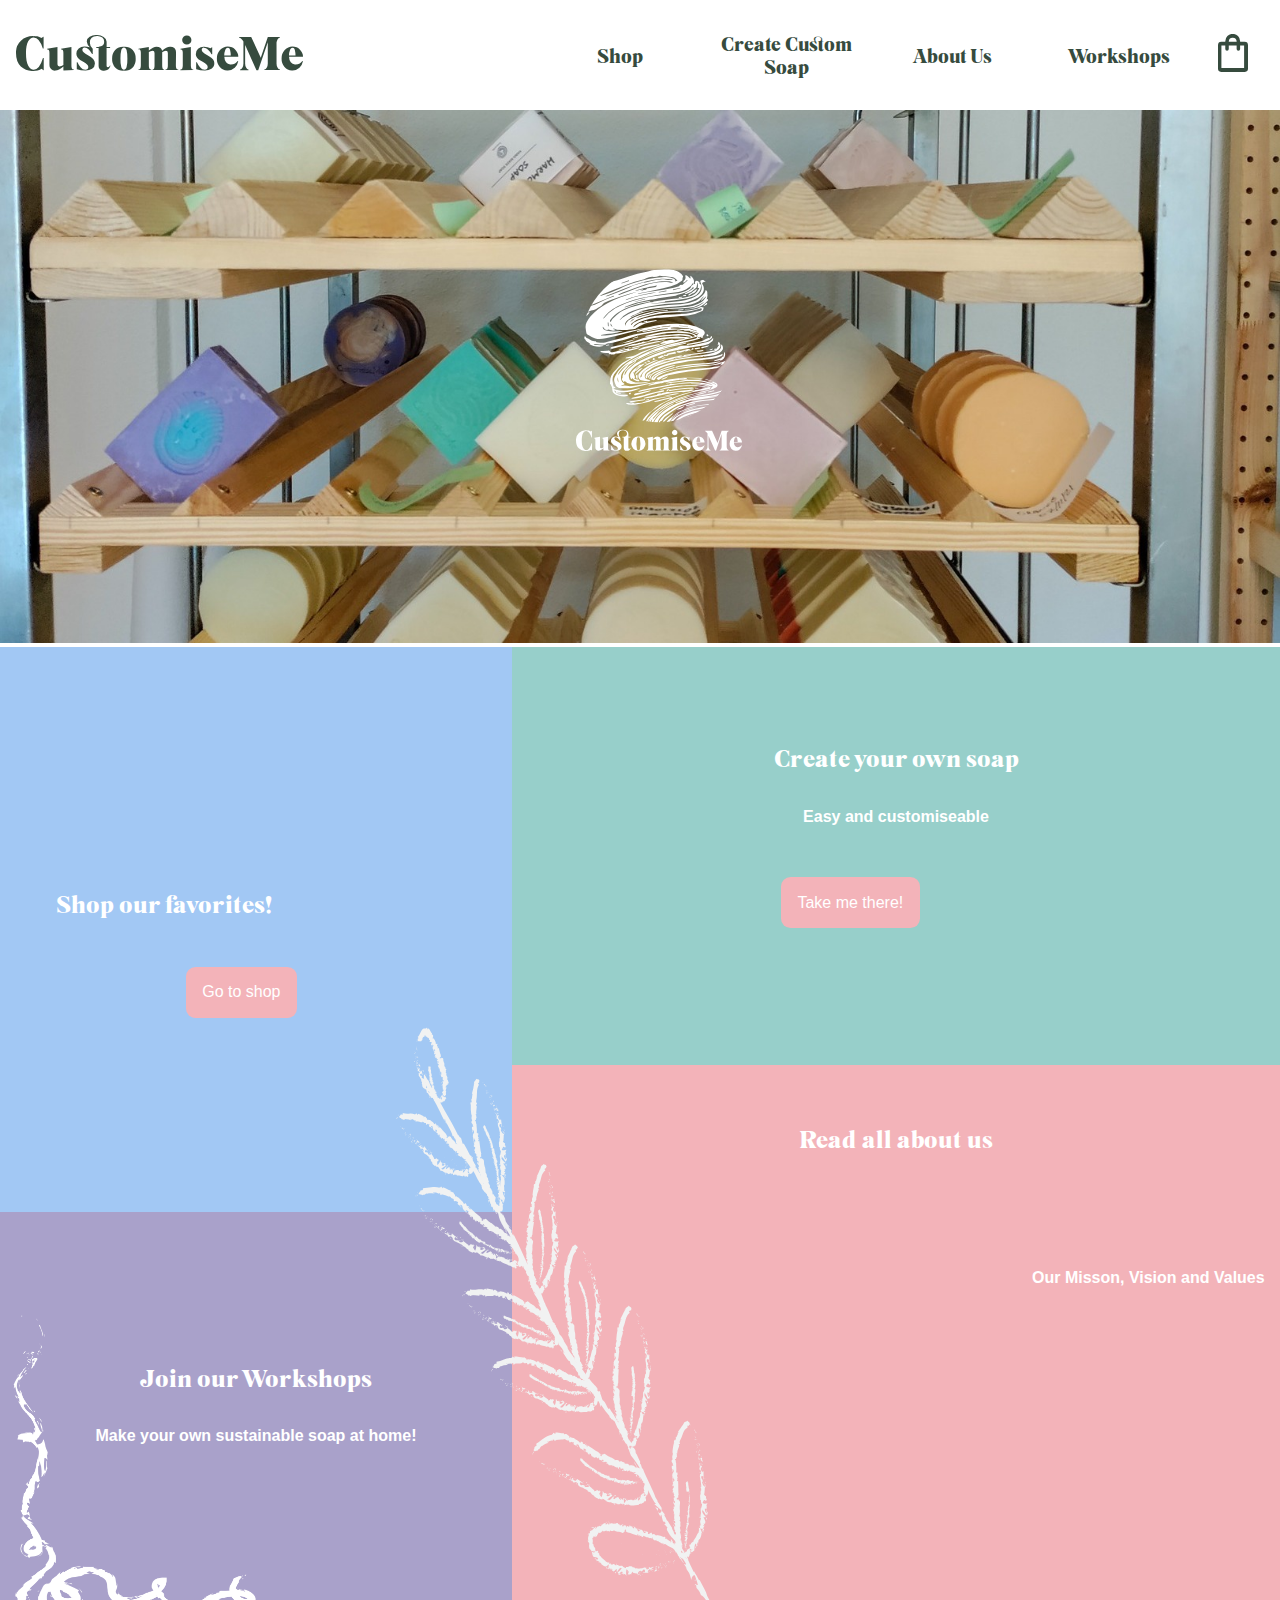
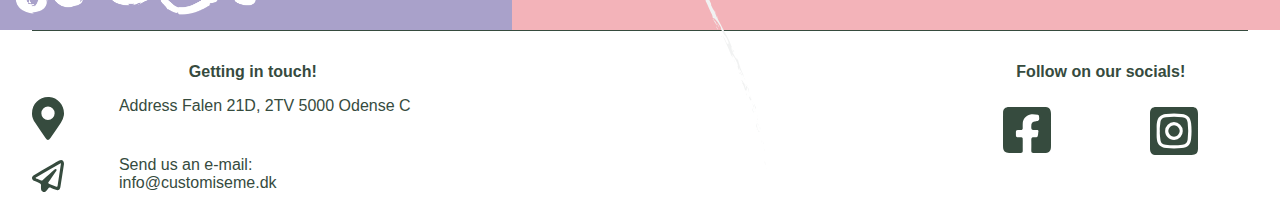
<file: index.html>
<!DOCTYPE html>
<html lang="en">
  <head>
    <meta charset="UTF-8" />
    <meta http-equiv="X-UA-Compatible" content="IE=edge" />
    <meta name="viewport" content="width=device-width, initial-scale=1.0" />
    <link rel="stylesheet" href="css/style.css" />
    <title>CustomiseMe</title>
  </head>
  <body>
    <!--top navigation-->
    <header>
      <div class="topNav">
        <a class="logo" href="index.html">
          <img src="assets/logotype.svg" alt="logotype" />
        </a>
        <!--Inserting the menu icon-->
        <img class="menu" src="assets/menu-icon.svg" alt="menu-icon" />
      </div>
      <!--hidden navigation-->
      <nav>
        <ul>
          <li><a href="shop.html?Category=all">Shop</a></li>
          <li><a href="customise.html">Create Custom Soap</a></li>
          <li><a href="#">About Us</a></li>
          <li><a href="#">Workshops</a></li>
          <li class="cart">
            <a href="#"><img src="assets/cart-icon.svg" alt="cartIcon" /></a>
          </li>
        </ul>
      </nav>
    </header>

    <main id="index_main">
      <div class="logo_box">
        <img src="indeximages/shelf-pic.png" alt="shelf" class="shelf" />
        <img
          src="indeximages/Logo-negative.svg"
          alt="logo-negative"
          class="logo-negative"
        />
      </div>

      <section>
        <div class="create_box">
          <a class="createLinkPhone" href="customise.html"
            ><h2 class="create-text">Create your own soap</h2></a
          >
          <h3 class="HideThis">Easy and customiseable</h3>
          <img src="indeximages/leaf-small.svg" alt="leaf" class="leaf-1" />

          <a
            class="positionCreateButton HideThis indexButton"
            href="customise.html"
            >Take me there!</a
          >
        </div>
        <div class="shop_box">
          <img src="indeximages/leaf-backwards.svg" alt="leaf" class="leaf-2" />
          <a class="shopLinkPhone" href="shop.html?Category=all"
            ><h2 class="right-align-text">Shop our favorites!</h2></a
          >
          <a
            class="HideInMobileVersion positionShopButton indexButton"
            href="shop.html?Category=all"
            >Go to shop</a
          >
        </div>
        <div class="read_box">
          <h2 class="read-all">Read all about us</h2>
          <h3 class="HideThis mission-vision">Our Misson, Vision and Values</h3>
          <img src="indeximages/leaf-small.svg" alt="leaf" class="leaf-1" />
        </div>
        <div class="workshop_box">
          <img src="indeximages/leaf-backwards.svg" alt="leaf" class="leaf-2" />
          <h2 class="right-align-text2">Join our Workshops</h2>
          <h3 class="HideThis">Make your own sustainable soap at home!</h3>
          <img
            src="indeximages/bottom-twirl.png"
            alt="bottom-twirl"
            class="bottom-twirl HideThisInMobile"
          />
          <img
            src="indeximages/plant.svg"
            alt="plant"
            class="plant HideThisInMobile"
          />
        </div>
      </section>
    </main>

    <footer>
      <nav>
        <div class="info">
          <h4>Getting in touch!</h4>
          <div>
            <img src="assets/adress-icon.svg" alt="adressIcon" />

            <p>Address Falen 21D, 2TV 5000 Odense C</p>
          </div>
          <div>
            <img src="assets/email-icon.svg" alt="emailIcon" />
            <p>Send us an e-mail:</p>
            <p>info@customiseme.dk</p>
          </div>
        </div>
        <div class="social">
          <h4>Follow on our socials!</h4>
          <img src="assets/fb-icon.svg" alt="FBicon" />
          <img src="assets/insta-icon.svg" alt="InstagramIcon" />
        </div>
      </nav>
    </footer>
    <script src="js/burger.js"></script>
  </body>
</html>
</file>
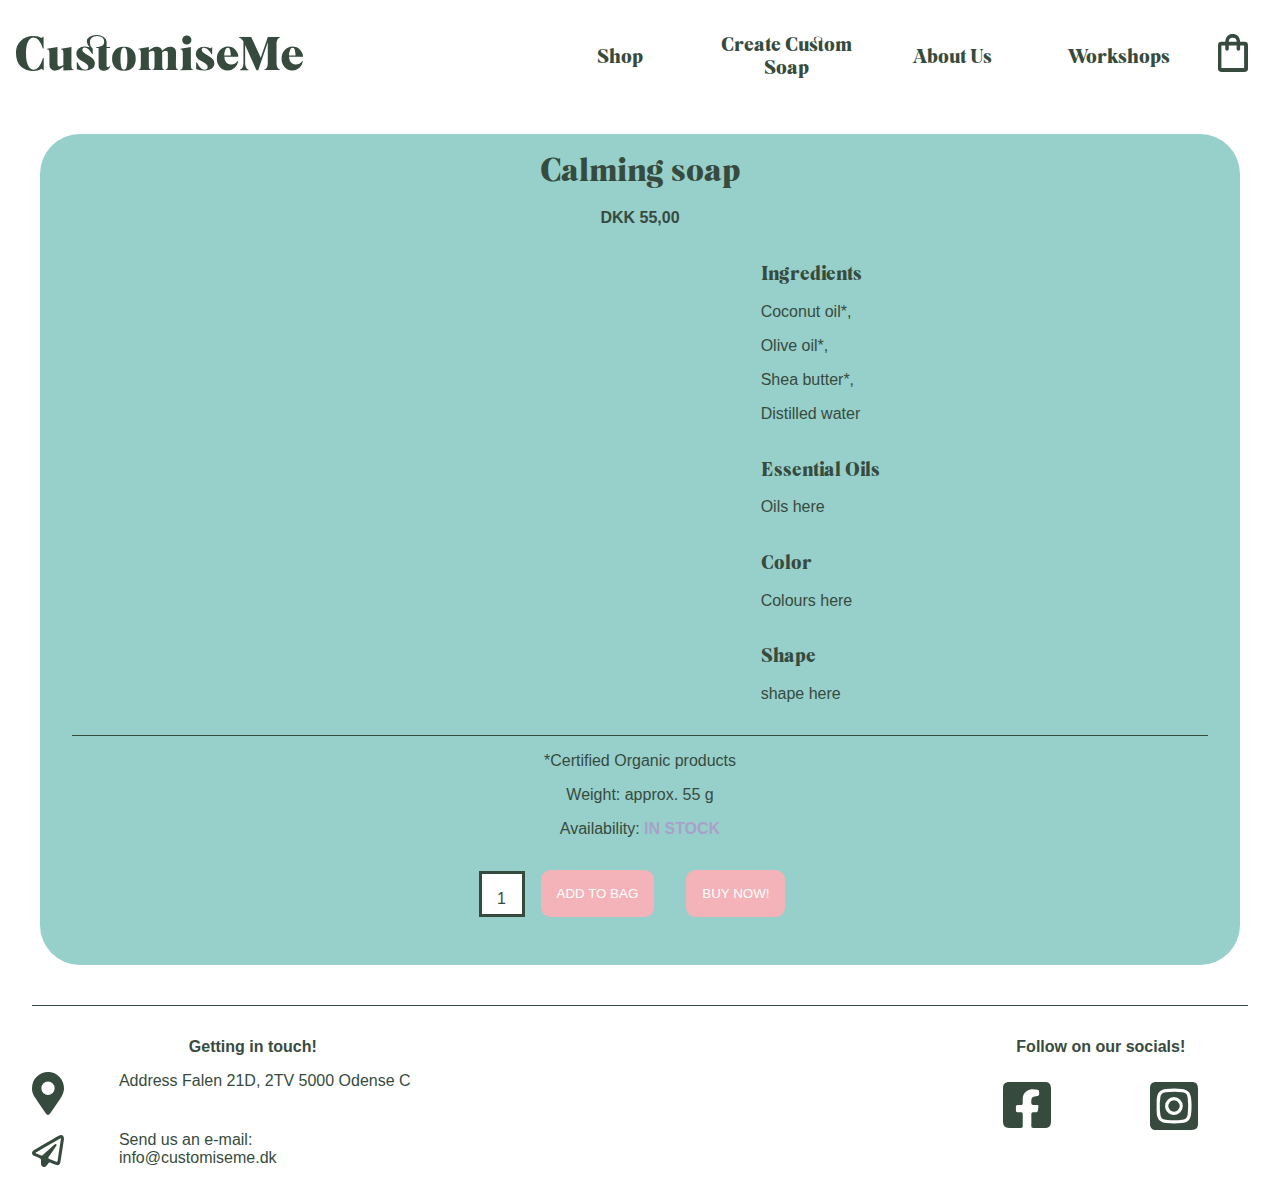
<file: product.html>
<!DOCTYPE html>
<html lang="en">
  <head>
    <meta charset="UTF-8" />
    <meta http-equiv="X-UA-Compatible" content="IE=edge" />
    <meta name="viewport" content="width=device-width, initial-scale=1.0" />
    <link rel="stylesheet" href="css/style.css" />
    <title>Product</title>
  </head>
  <body>
    <body id="product_body">
      <header>
        <div class="topNav">
          <a class="logo" href="index.html">
            <img src="assets/logotype.svg" alt="logotype" />
          </a>
          <!--Inserting the menu icon-->
          <img class="menu" src="assets/menu-icon.svg" alt="menu-icon" />
        </div>
        <!--hidden navigation-->
        <nav>
          <ul>
            <li><a href="shop.html?Category=all">Shop</a></li>
            <li><a href="customise.html">Create Custom Soap</a></li>
            <li><a href="#">About Us</a></li>
            <li><a href="#">Workshops</a></li>
            <li class="cart">
              <a href="#"><img src="assets/cart-icon.svg" alt="cartIcon" /></a>
            </li>
          </ul>
        </nav>
      </header>
      <main id="product_main">
        <div>
          <h1 class="singleProduct_name">Calming soap</h1>
          <p class="singleProduct_price">DKK 55,00</p>
          <section id="all_product_info">
          <div id="product_image">
            <img class="single_img" />
          </div>

          
          <section id="product_info">
            <div>
              <h3>Ingredients</h3>
              <p>Coconut oil*,</p>
              <p>Olive oil*,</p>
              <p>Shea butter*,</p>
              <p>Distilled water</p>
            </div>

            <div>
              <h3>Essential Oils</h3>
              <p class="singleProduct_oils">Oils here</p>
            </div>

            <div>
              <h3>Color</h3>
              <p class="singleProduct_colour">Colours here</p>
            </div>

            <div>
              <h3>Shape</h3>
              <p class="singleProduct_shape">shape here</p>
            </div>
          </section>
        </section>

          <section id="more_info">
            <p>*Certified Organic products</p>

            <p>
              Weight: approx.
              <span class="singleProduct_weight">55</span> g
            </p>
          </section>
          <div id="availability">
            <p>
              Availability:
              <span class="singleProduct_availability"
                ><b>IN STOCK</b></span
              >
            </p>
          </div>

          <section id="add_to_bag">
            <div id="amount">
              <p>1</p>
            </div>
            <button>ADD TO BAG</button>
            <button>BUY NOW!</button>
          </section>
        
      </main>

      <footer>
        <nav>
          <div class="info">
            <h4>Getting in touch!</h4>
            <div>
              <img src="assets/adress-icon.svg" alt="adressIcon" />

              <p>Address Falen 21D, 2TV 5000 Odense C</p>
            </div>
            <div>
              <img src="assets/email-icon.svg" alt="emailIcon" />
              <p>Send us an e-mail:</p>
              <p>info@customiseme.dk</p>
            </div>
          </div>
          <div class="social">
            <h4>Follow on our socials!</h4>
            <img src="assets/fb-icon.svg" alt="FBicon" />
            <img src="assets/insta-icon.svg" alt="InstagramIcon" />
          </div>
        </nav>
      </footer>
      <script src="js/main.js"></script>
      <script src="js/burger.js"></script>
    </body>
  </body>
</html>
</file>
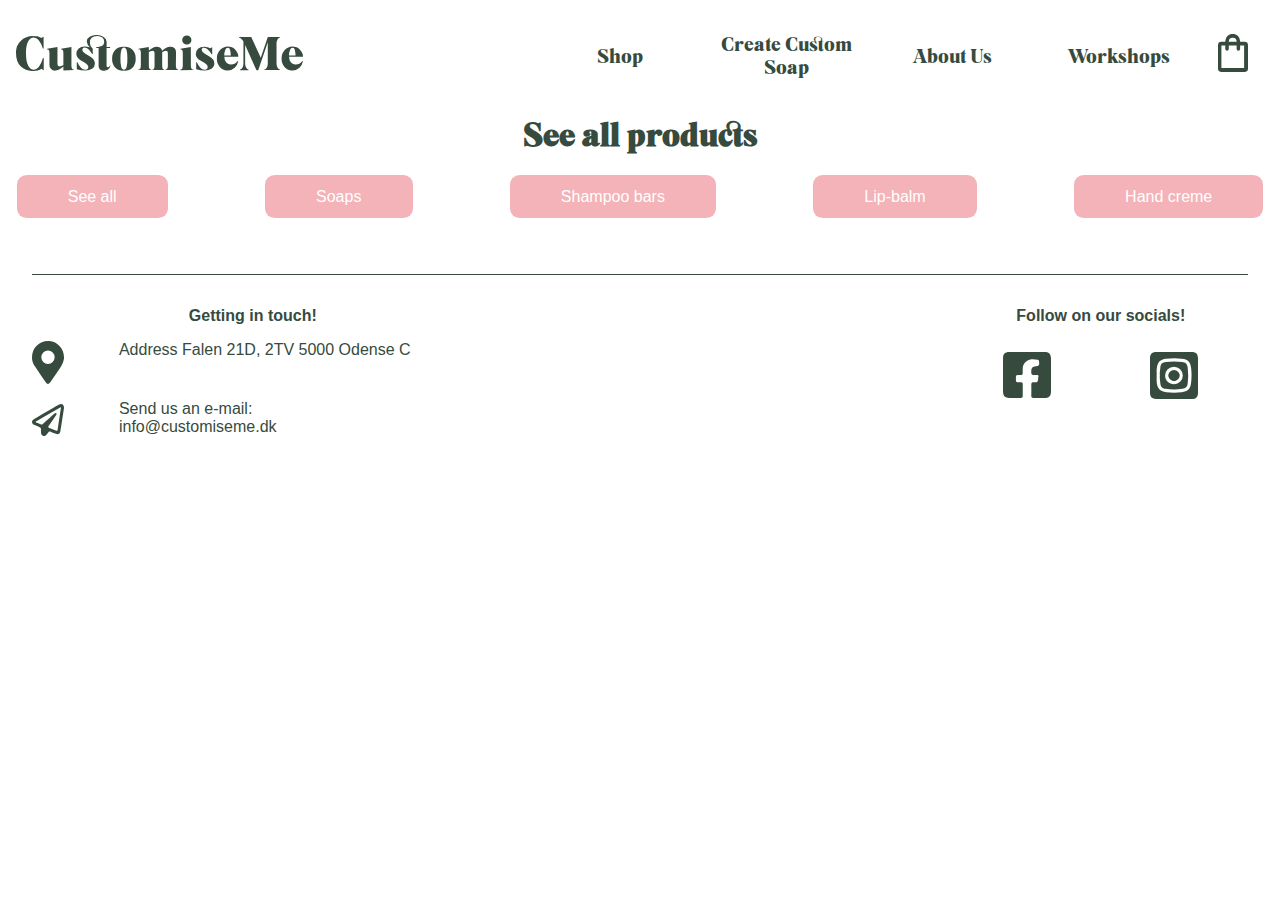
<file: shop.html>
<!DOCTYPE html>
<html lang="en">
  <head>
    <meta charset="UTF-8" />
    <meta http-equiv="X-UA-Compatible" content="IE=edge" />
    <meta name="viewport" content="width=device-width, initial-scale=1.0" />
    <link rel="stylesheet" href="css/style.css" />
    <title>Shop</title>
  </head>
  <body>
    <!--top navigation-->
    <header>
      <div class="topNav">
        <a class="logo" href="index.html">
          <img src="assets/logotype.svg" alt="logotype" />
        </a>
        <!--Inserting the menu icon-->
        <img class="menu" src="assets/menu-icon.svg" alt="menu-icon" />
      </div>
      <!--hidden navigation-->
      <nav>
        <ul>
          <li><a href="shop.html?Category=all">Shop</a></li>
          <li><a href="customise.html">Create Custom Soap</a></li>
          <li><a href="#">About Us</a></li>
          <li><a href="#">Workshops</a></li>
          <li class="cart">
            <a href="#"><img src="assets/cart-icon.svg" alt="cartIcon" /></a>
          </li>
        </ul>
      </nav>
    </header>

    <main id="shop_main">
      <h1 class="ShopPlace">See all products</h1>
      <section>
        <nav class="categories">
          <a href="shop.html?Category=all">See all</a>
          <a href="shop.html?Category=Base_product">Soaps</a>
          <a href="shop.html?Category=Shampoo">Shampoo bars</a>
          <a href="shop.html?Category=Lip_balm">Lip-balm</a>
          <a href="shop.html?Category=Hand_creme">Hand creme</a>
        </nav>
      </section>
      <section class="dynamic_content">
        <template id="shop_template">
          <div class="overall_shopItem">
            <a href="product.html">
              <div class="inner_shopItem">
                <img class="shop_img" />
                <h3 class="shop_name">Name</h3>
                <h4 class="shop_price">Price</h4>
              </div>
            </a>
            <button>Add to bag</button>
          </div>
        </template>
      </section>
    </main>

    <footer>
      <nav>
        <div class="info">
          <h4>Getting in touch!</h4>
          <div>
            <img src="assets/adress-icon.svg" alt="adressIcon" />

            <p>Address Falen 21D, 2TV 5000 Odense C</p>
          </div>
          <div>
            <img src="assets/email-icon.svg" alt="emailIcon" />
            <p>Send us an e-mail:</p>
            <p>info@customiseme.dk</p>
          </div>
        </div>
        <div class="social">
          <h4>Follow on our socials!</h4>
          <img src="assets/fb-icon.svg" alt="FBicon" />
          <img src="assets/insta-icon.svg" alt="InstagramIcon" />
        </div>
      </nav>
    </footer>
    <script src="js/shop.js"></script>
    <script src="js/burger.js"></script>
  </body>
</html>
</file>
<file: css/style.css>
/*Fonts*/
@font-face {
  src: url(../fonts/Mogan-Regular.ttf);
  font-family: Mogan;
}
@import url("https://use.typekit.net/fau2fiu.css");

/*Variables*/
:root {
  --bg-color: #ffff;
  --link-color: #f3b3b9;
  --link-hover-color: #a9a1ca;
  --color-4: #97cfca;
  --color-5: #a2c8f4;

  --primary-font: Mogan, serif;
  --secondary-font: "Agenda", sans-serif;
  --main-text-color: #364b3e;

  --white-space: 1rem;

  --shadow: 0 0 1rem #a7a7a7;
}

/*Shop*/
body {
  margin: 0;
}

#shop_main h3,
#shop_main h4 {
  margin: 0;
  padding-bottom: 5%;
}
#shop_main {
  background-color: var(--bg-color);
  color: white;
  font-family: var(--secondary-font);
}
.categories a {
  border: none;
  border-radius: 0.6rem;
  background-color: var(--link-color);
  padding: 3% 4%;
  max-width: 100%;
  font-family: var(--secondary-font);
  color: var(--bg-color);
  font-style: normal;
  text-decoration: none;
  margin-bottom: 0.5rem;
}
.categories a:hover,
.indexButton:hover {
  background-color: var(--link-hover-color);
}
.indexButton {
  text-decoration: none;
}
.inner_shopItem {
  border-radius: 1.5rem;
  background-color: var(--color-4);
}
.inner_shopItem:hover {
  box-shadow: var(--shadow);
}
.overall_shopItem {
  text-align: center;
}
.overall_shopItem button {
  border: none;
  border-radius: 0.6rem;
  background-color: var(--link-color);
  max-width: 100%;
  font-family: var(--secondary-font);
  color: var(--bg-color);
  font-style: normal;
  margin-top: 5%;
  margin-bottom: 5%;
  cursor: pointer;
}
.overall_shopItem button:hover {
  background-color: var(--link-hover-color);
}
.shop_img {
  max-width: 90%;
  border-radius: 2.5rem;
  padding: 5%;
}
.dynamic_content a {
  text-decoration: none;
  color: var(--bg-color);
}
#shop_main h1 {
  color: var(--main-text-color);
  text-align: center;
  font-family: var(--primary-font);
}

/*header*/
header {
  margin: var(--white-space);
  display: flex;
  flex-direction: column;
  gap: var(--white-space);
  align-items: center;
  font-family: var(--primary-font);
}
.topNav {
  width: 100%;
  display: grid;
  grid-template-columns: repeat(3, auto);
  align-items: center;

  overflow: hidden;
  position: relative;
}
header nav {
  width: 100%;
  display: none;
}
header ul {
  display: grid;
  grid-template-rows: repeat(5, auto);
  justify-items: center;
  list-style-type: none;
  margin: 0;
  padding: 0;
}
.logo {
  width: 170%;
  height: auto;
  grid-column: 2/3;
  justify-self: center;
}
.logo img {
  max-width: 100%;
}
.menu {
  max-width: 20%;
  justify-self: end;
}
header a {
  color: var(--main-text-color);
  text-decoration: none;
  font-size: 1.2rem;
}
header li {
  width: 100%;
  text-align: center;
  padding: var(--white-space);
}
header li:hover {
  /*background-color: rgb(240, 240, 240);*/
  border: solid var(--main-text-color) 0.1rem;
  transition: all ease 0.5s;
}
.cart {
  width: 2rem;
}
.cart a {
  width: 100%;
  height: auto;
}

/*footer*/
footer {
  font-family: var(--secondary-font);
  color: var(--main-text-color);
  margin: 0 calc(var(--white-space) * 2);
  padding: calc(var(--white-space) * 2) 0;
  border-top: solid var(--main-text-color) 0.1rem;
}
footer nav {
  display: grid;
  gap: calc(var(--white-space) * 3);
  justify-content: center;
}
footer h4 {
  font-size: 1rem;
  margin: 0%;
}
footer p {
  padding: 0;
  margin: 0%;
}
.info h4 {
  text-align: center;
}
.info div {
  display: grid;
  grid-template-columns: 1fr 5fr;
  grid-template-rows: repeat(2, auto);
  column-gap: var(--white-space);
  align-items: end;
  padding-top: var(--white-space);
}
.info p {
  grid-column: 2/3;
}
.info img {
  grid-row: 1/3;
  max-width: 2rem;
}
.social {
  display: grid;
  grid-template-columns: repeat(2, 1fr);
  grid-template-rows: 1fr 3fr;
  row-gap: var(--white-space);
  justify-items: center;
}
.social h4 {
  grid-column: 1/3;
  margin: 0;
}
.social img {
  max-width: 3rem;
}

/* PRODUCT PAGE */
#product_body {
  margin: 0;
  padding: 0;
}

#product_main {
  background-color: var(--color-4);
}

#product_main h3 {
  font-family: var(--primary-font);
  font-weight: 500;
  color: var(--main-text-color);
}

#product_main p {
  font-family: var(--secondary-font);
  color: var(--main-text-color);
}

.singleProduct_name {
  text-align: center;
  font-family: var(--primary-font);
  font-style: normal;
  font-weight: 500;
  color: var(--main-text-color);
  padding-top: 1rem;
}

.singleProduct_price {
  text-align: center;
  font-family: var(--secondary-font);
  font-weight: bold;
  color: var(--main-text-color);
}

.single_img {
  border-radius: 2.5rem;
  max-height: 90%;
}

#product_image {
  display: flex;
  justify-content: center;
}

#product_info {
  display: grid;
  grid-template-columns: 1fr 1fr;
  justify-items: center;
  border-bottom: #364b3e 0.1rem solid;
  color: var(--main-text-color);
  padding-bottom: 1rem;
}

#more_info {
  text-align: center;
  font-family: var(--secondary-font);
  color: var(--main-text-color);
}

#availability {
  text-align: center;
  color: var(--main-text-color);
  font-family: var(--secondary-font);
}

b {
  color: var(--link-hover-color);
  font-family: var(--secondary-font);
}

#amount {
  border: #364b3e solid 0.2rem;
  background-color: var(--bg-color);
  width: 40px;
  height: 40px;
}

#amount p {
  font-family: var(--secondary-font);
  color: var(--main-text-color);
  display: flex;
  justify-content: center;
}

#add_to_bag {
  display: flex;
  justify-content: center;
  align-items: center;
}

#product_main button {
  border: none;
  border-radius: 0.6rem;
  padding: 1rem;
  background-color: var(--link-color);
  max-width: 100%;
  font-family: var(--secondary-font);
  font-style: normal;
  color: var(--bg-color);
  margin: 1rem;
}

#product_main button:hover {
  background-color: var(--link-hover-color);
}

#buynow {
  display: flex;
  justify-content: center;
}
.shopLinkPhone {
  text-decoration: none;
  text-align: center;
  width: 50%;
  align-self: center;
}
.createLinkPhone {
  text-decoration: none;
  text-align: center;
  align-self: center;
  width: 50%;
}

@supports (display: grid) {
  .shelf {
    max-width: 100%;
    position: relative;
    z-index: 1;
  }

  #index_main body {
    margin: 0%;
  }

  .logo-negative {
    width: 26%;
    z-index: 2;
    position: absolute;
    top: 20%;
    left: 38%;
  }

  .logo_box {
    position: relative;
    width: 100%;
    margin: none;
  }

  .shop_box {
    margin: 0%;
    background-color: #a2c8f4;
    display: flex;
    justify-content: space-between;
  }

  .create_box {
    margin: 0%;
    background-color: #97cfca;
    display: flex;
    justify-content: space-between;
  }

  .read_box {
    margin: 0%;
    background-color: #f3b3b9;
    display: flex;
    justify-content: space-between;
  }

  .workshop_box {
    margin: 0%;
    background-color: #a9a1ca;
    display: flex;
    justify-content: space-between;
  }

  .right-align-text {
    margin-left: 22%;
  }
  .right-align-text2 {
    margin-left: 40%;
  }

  #index_main h2 {
    font-family: var(--primary-font);
    font-weight: 500;
    color: white;
    margin-right: 3%;
    margin-left: 3%;
    align-self: center;
  }

  .HideThisInMobile {
    visibility: hidden;
    width: 1%;
  }

  .HideThis {
    visibility: hidden;
    font-size: 1%;
  }

  .leaf-1 {
    width: 33%;
    align-content: flex-end;
  }

  .leaf-2 {
    width: 33%;
    align-content: flex-start;
  }

  .HideInMobileVersion {
    visibility: hidden;
    font-size: 1%;
  }

  .categories {
    display: flex;
    justify-content: space-between;
    flex-wrap: wrap;
    flex-direction: column;
    grid-gap: 5%;
  }
  .categories a {
    padding: 4% 7%;
  }
  .dynamic_content {
    display: grid;
    grid-template-columns: repeat(auto-fill, 300px);
    justify-content: space-around;
    padding: 1.5rem 2rem;
    gap: 1rem;
  }
  .overall_shopItem button {
    padding: 5% 30%;
  }
  @media screen and (min-width: 768px) {
    .overall_shopItem button {
      padding: 3% 10%;
    }
    .categories {
      justify-content: space-around;
      flex-direction: row;
    }
    .categories a {
      padding: 1% 4%;
    }
    #product_main {
      border-radius: 2.5rem;
      margin: 2.5rem;
      padding-bottom: 2rem;
    }

    #product_image {
      justify-content: flex-start;
      padding: 1rem;
      max-height: 100%;
    }

    #product_info {
      display: flex;
      flex-direction: column;
      border-bottom: none;
    }

    #all_product_info {
      display: flex;
      justify-content: space-around;
      border-bottom: solid 0.1rem var(--main-text-color);
    }
    header {
      flex-direction: row;
      align-content: center;
    }
    .logo img {
      max-width: 70%;
    }
    .topNav {
      display: block;
      width: 50%;
    }
    header nav {
      display: block;
    }
    header ul {
      display: flex;
      justify-content: end;
      align-items: center;
      justify-self: end;
    }
    .menu {
      display: none;
    }
    header ul {
      justify-items: end;
    }
    header li {
      border-radius: 1rem;
    }
    .cart {
      width: 10rem;
    }
    footer nav {
      display: grid;
      grid-template-columns: 1.5fr 1fr;
      gap: calc(var(--white-space) * 15);
    }
  }
  @media screen and (min-width: 1101px) {
    .logo-negative {
      width: 13%;
      z-index: 2;
      position: absolute;
      top: 29%;
      left: 45%;
    }

    #index_main section {
      display: grid;
      grid-template-columns: 40% 60%;
      grid-template-rows: 42.5% 15% 42.5%;
    }

    .create_box {
      flex-direction: column;
      grid-column-start: 2;
      padding-top: 10%;
      padding-bottom: 13%;
    }

    .shop_box {
      grid-column-start: 1;
      grid-row-start: 1;
      grid-row-end: 3;
      justify-content: flex-start;
      padding-bottom: 10%;
    }

    .read_box {
      margin: 0%;
      background-color: #f3b3b9;
      display: flex;
      flex-direction: column;
      justify-content: space-around;
      grid-row-start: 2;
      grid-row-end: 4;
      grid-column-start: 2;
    }

    .workshop_box {
      margin: 0%;
      background-color: #a9a1ca;
      display: flex;
      justify-content: space-between;
      flex-direction: column;
      padding-top: 20%;
      padding-bottom: 45%;
    }

    .leaf-2 {
      visibility: hidden;
      width: 7%;
    }

    .leaf-1 {
      visibility: hidden;
    }

    .indexButton {
      background-color: #f3b3b9;
      border-radius: 0.6rem;
      font-family: var(--secondary-font);
      text-align: center;
      position: absolute;
      z-index: 4;
    }

    .HideInMobileVersion {
      visibility: visible;
      font-size: 100%;
    }

    .create-text {
      margin-left: 4.5%;
    }

    .HideThis {
      visibility: visible;
      font-size: 100%;
      font-family: var(--secondary-font);
      color: white;
      text-align: center;
    }

    .HideThisInMobile {
      visibility: visible;
      width: 25%;
    }
    .right-align-text2 {
      margin-left: 1%;
    }

    .positionCreateButton {
      position: absolute;
      background-color: #f3b3b9;
      border-radius: 0.6rem;
      font-family: var(--secondary-font);
      text-align: center;
      position: absolute;
      color: white;
      padding: 1.3%;
      margin-left: 21%;
      margin-top: 12%;
      z-index: 4;
    }

    .positionShopButton {
      margin-left: 14.5%;
      margin-top: 25%;
      color: white;
      padding: 1.3%;
      z-index: 4;
    }
    .bottom-twirl {
      margin-left: 1%;
      width: 19%;
      position: absolute;
    }

    .read-all {
      margin-left: 60%;
    }

    .mission-vision {
      position: relative;
      align-self: right;
      text-align: end;
      /* margin-left: 3%; */
      padding-right: 2%;
    }

    .plant {
      top: 110%;
      left: 30%;
      position: absolute;
      width: 30%;
      z-index: 3;
    }

    #product_main {
      border-radius: 2.5rem;
      margin: 2.5rem;
    }

    #product_image {
      justify-content: flex-start;
      padding: 1rem;
      max-height: 100%;
    }

    #product_info {
      display: flex;
      flex-direction: column;
      grid-template-rows: 1fr 1fr;
      border-bottom: none;
    }

    #all_product_info {
      display: flex;
      border-bottom: solid 0.1rem var(--main-text-color);
      justify-content: space-evenly;
      margin-left: 2rem;
      margin-right: 2rem;
    }
    footer nav {
      gap: calc(var(--white-space) * 30);
    }
    .categories {
      flex-direction: row;
    }
  }
}
</file>
